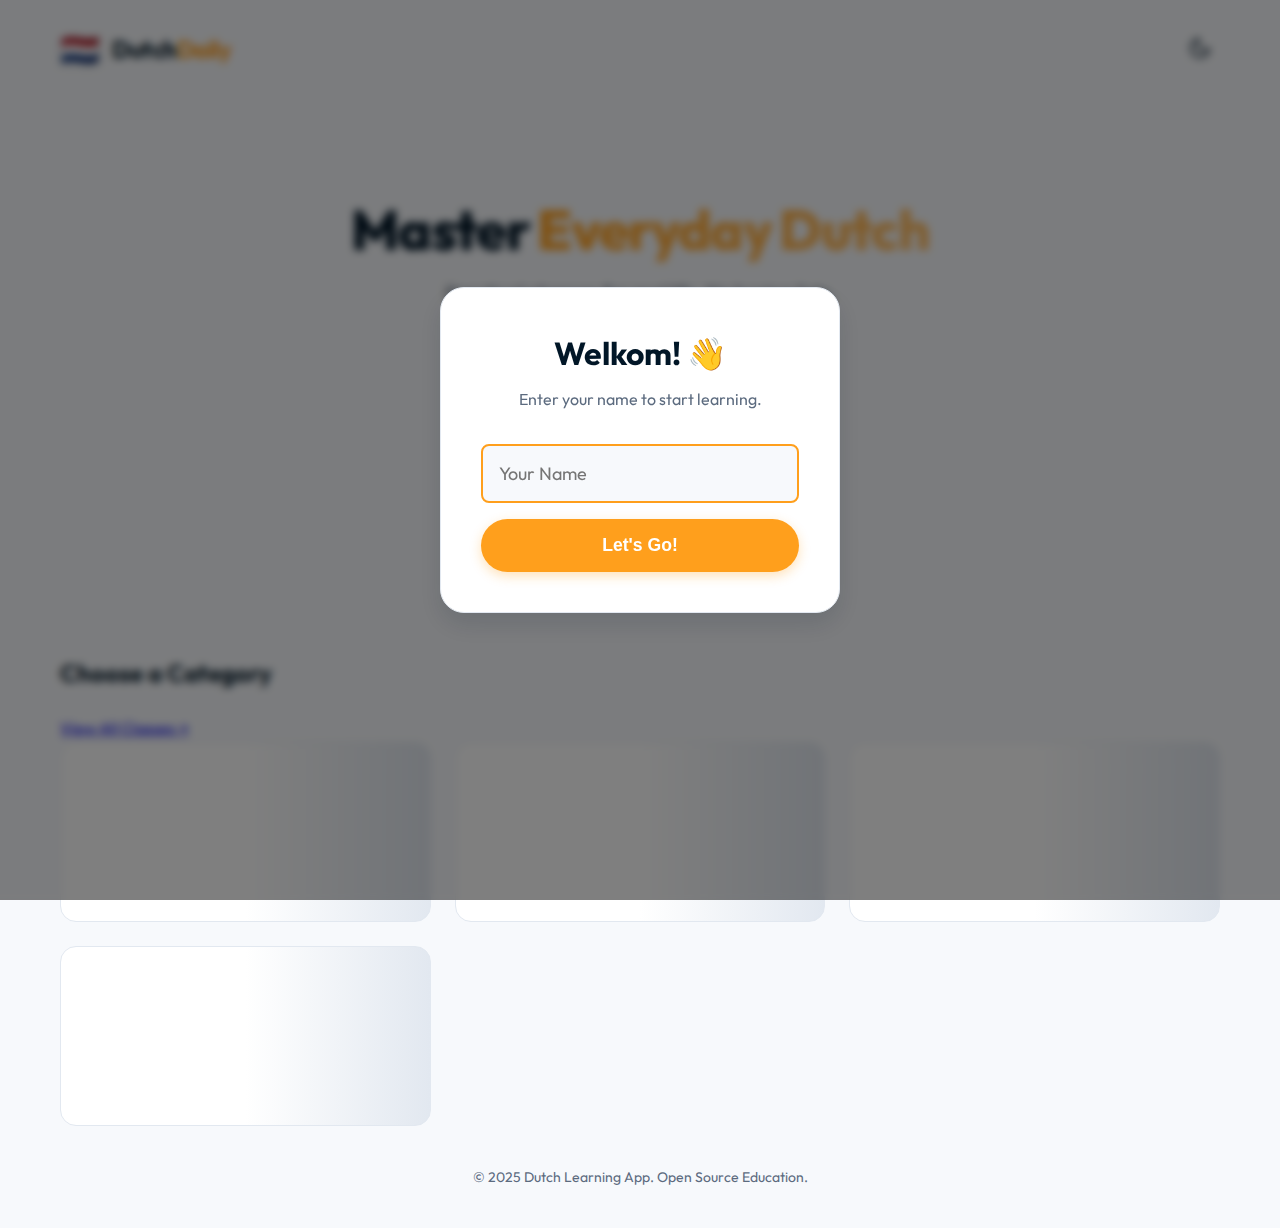
<file: index.html>
<!DOCTYPE html>
<html lang="en">

<head>
    <meta charset="UTF-8">
    <meta name="viewport" content="width=device-width, initial-scale=1.0">
    <meta name="description" content="Learn Dutch with practical, everyday phrases. Free, interactive, and effective.">
    <title>Dutch Learning App</title>

    <!-- Fonts -->
    <link rel="preconnect" href="https://fonts.googleapis.com">
    <link rel="preconnect" href="https://fonts.gstatic.com" crossorigin>
    <link href="https://fonts.googleapis.com/css2?family=Outfit:wght@300;400;500;600;700&display=swap" rel="stylesheet">

    <!-- Styles -->
    <link rel="stylesheet" href="css/style.css">
    <link rel="stylesheet" href="css/responsive.css">
</head>

<body>
    <div class="app-container">
        <header class="main-header">
            <div class="logo-container">
                <span class="flag-icon">🇳🇱</span>
                <h1>Dutch<span class="highlight">Daily</span></h1>
            </div>
            <nav class="main-nav">
                <span id="user-greeting" class="user-greeting hidden">Hello, <span
                        id="username-display">User</span>!</span>
                <button id="theme-toggle" class="icon-button" aria-label="Toggle Dark Mode">
                    <svg xmlns="http://www.w3.org/2000/svg" width="24" height="24" viewBox="0 0 24 24" fill="none"
                        stroke="currentColor" stroke-width="2" stroke-linecap="round" stroke-linejoin="round"
                        class="feather feather-moon">
                        <path d="M21 12.79A9 9 0 1 1 11.21 3 7 7 0 0 0 21 12.79z"></path>
                    </svg>
                </button>
            </nav>
        </header>

        <main id="main-content">
            <!-- Hero Section -->
            <section class="hero-section">
                <div class="hero-content">
                    <h2>Master <span class="text-gradient">Everyday Dutch</span></h2>
                    <p class="subtitle">Practical phrases for real life. No boring lists.</p>
                    <div class="stats-overview">
                        <div class="stat-card">
                            <span class="stat-value">0</span>
                            <span class="stat-label">Words Learned</span>
                        </div>
                        <div class="stat-card">
                            <span class="stat-value">0</span>
                            <span class="stat-label">Day Streak</span>
                        </div>
                    </div>
                    <div class="hero-buttons">
                        <button class="cta-button" id="start-learning-btn">Start Practice</button>
                        <a href="lessons.html" class="cta-button secondary">Go to Class</a>
                    </div>
                </div>
            </section>

            <!-- Categories Grid (Placeholder) -->
            <section class="categories-section" id="categories-container">
                <div class="section-header">
                    <h3>Choose a Category</h3>
                    <a href="lessons.html" class="text-link">View All Classes &rarr;</a>
                </div>
                <div class="categories-grid">
                    <!-- Categories will be injected here by JS -->
                    <div class="category-card skeleton"></div>
                    <div class="category-card skeleton"></div>
                    <div class="category-card skeleton"></div>
                    <div class="category-card skeleton"></div>
                </div>
            </section>
        </main>

        <footer class="main-footer">
            <p>&copy; 2025 Dutch Learning App. Open Source Education.</p>
        </footer>
    </div>

    <!-- Login Modal -->
    <div id="login-modal" class="modal hidden">
        <div class="modal-content">
            <div class="modal-header">
                <h2>Welkom! 👋</h2>
                <p>Enter your name to start learning.</p>
            </div>
            <form id="login-form">
                <input type="text" id="username-input" placeholder="Your Name" required autocomplete="off">
                <button type="submit" class="cta-button full-width">Let's Go!</button>
            </form>
        </div>
    </div>

    <!-- Scripts -->
    <script src="data/categories.js"></script>
    <script src="js/progress.js"></script>
    <script src="js/theme.js"></script>
    <script src="js/app.js" defer></script>
</body>

</html>
</file>
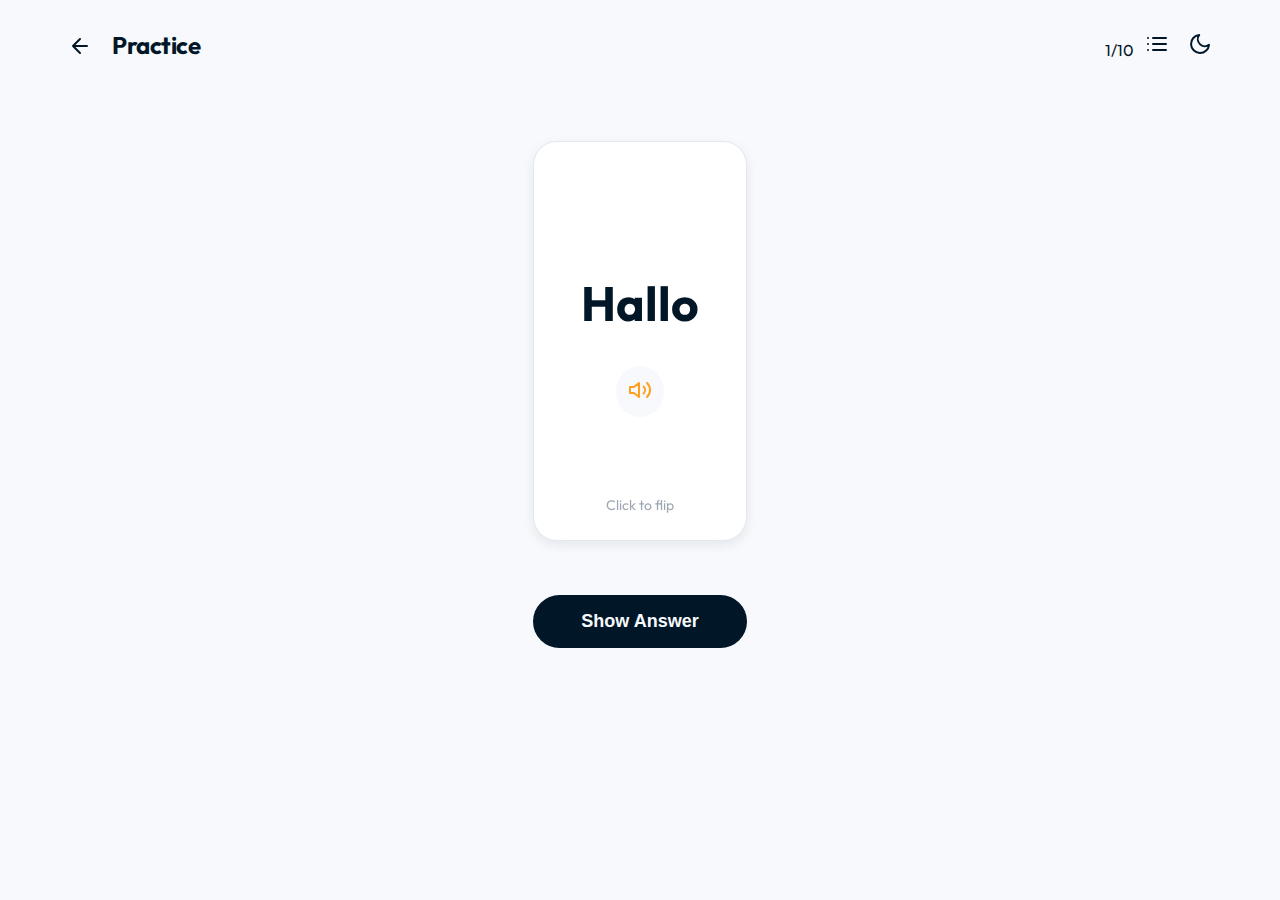
<file: flashcards.html>
<!DOCTYPE html>
<html lang="en">

<head>
    <meta charset="UTF-8">
    <meta name="viewport" content="width=device-width, initial-scale=1.0">
    <title>Practice - Dutch Learning App</title>

    <!-- Fonts -->
    <link rel="preconnect" href="https://fonts.googleapis.com">
    <link rel="preconnect" href="https://fonts.gstatic.com" crossorigin>
    <link href="https://fonts.googleapis.com/css2?family=Outfit:wght@300;400;500;600;700&display=swap" rel="stylesheet">

    <!-- Styles -->
    <link rel="stylesheet" href="css/style.css">
    <link rel="stylesheet" href="css/flashcards.css">
    <link rel="stylesheet" href="css/responsive.css">
</head>

<body>
    <div class="app-container">
        <header class="main-header">
            <div class="logo-container">
                <a href="index.html" class="back-link">
                    <svg xmlns="http://www.w3.org/2000/svg" width="24" height="24" viewBox="0 0 24 24" fill="none"
                        stroke="currentColor" stroke-width="2" stroke-linecap="round" stroke-linejoin="round">
                        <path d="M19 12H5M12 19l-7-7 7-7" />
                    </svg>
                </a>
                <h1 id="category-title">Practice</h1>
            </div>
            <div class="header-controls">
                <span id="progress-counter">0/0</span>
                <button id="view-toggle" class="icon-button" aria-label="Toggle View Mode" title="Switch to List View">
                    <svg xmlns="http://www.w3.org/2000/svg" width="24" height="24" viewBox="0 0 24 24" fill="none"
                        stroke="currentColor" stroke-width="2" stroke-linecap="round" stroke-linejoin="round">
                        <line x1="8" y1="6" x2="21" y2="6"></line>
                        <line x1="8" y1="12" x2="21" y2="12"></line>
                        <line x1="8" y1="18" x2="21" y2="18"></line>
                        <line x1="3" y1="6" x2="3.01" y2="6"></line>
                        <line x1="3" y1="12" x2="3.01" y2="12"></line>
                        <line x1="3" y1="18" x2="3.01" y2="18"></line>
                    </svg>
                </button>
                <button id="theme-toggle" class="icon-button" aria-label="Toggle Dark Mode">
                    <svg xmlns="http://www.w3.org/2000/svg" width="24" height="24" viewBox="0 0 24 24" fill="none"
                        stroke="currentColor" stroke-width="2" stroke-linecap="round" stroke-linejoin="round">
                        <path d="M21 12.79A9 9 0 1 1 11.21 3 7 7 0 0 0 21 12.79z"></path>
                    </svg>
                </button>
            </div>
        </header>

        <main class="flashcard-container">
            <!-- Flashcard View -->
            <div id="flashcard-view-container">
                <div class="flashcard-scene">
                    <div class="flashcard" id="current-card">
                        <div class="card-face card-front">
                            <div class="card-content">
                                <h2 class="dutch-word">...</h2>
                                <button class="audio-btn" aria-label="Play pronunciation">
                                    <svg xmlns="http://www.w3.org/2000/svg" width="24" height="24" viewBox="0 0 24 24"
                                        fill="none" stroke="currentColor" stroke-width="2" stroke-linecap="round"
                                        stroke-linejoin="round">
                                        <polygon points="11 5 6 9 2 9 2 15 6 15 11 19 11 5"></polygon>
                                        <path d="M19.07 4.93a10 10 0 0 1 0 14.14M15.54 8.46a5 5 0 0 1 0 7.07"></path>
                                    </svg>
                                </button>
                            </div>
                            <p class="hint-text">Click to flip</p>
                        </div>
                        <div class="card-face card-back">
                            <div class="card-content">
                                <h3 class="english-word">...</h3>
                                <div class="example-sentence">
                                    <p class="dutch-example">...</p>
                                    <p class="english-example">...</p>
                                </div>
                            </div>
                        </div>
                    </div>
                </div>

                <div class="controls-area">
                    <div class="rating-buttons hidden" id="rating-controls">
                        <button class="rate-btn hard" data-rating="hard">Hard</button>
                        <button class="rate-btn good" data-rating="good">Good</button>
                        <button class="rate-btn easy" data-rating="easy">Easy</button>
                    </div>
                    <button class="reveal-btn" id="reveal-btn">Show Answer</button>
                </div>
            </div>

            <!-- List View (Hidden by default) -->
            <div id="list-view-container" class="hidden">
                <div class="vocabulary-list">
                    <!-- List items injected by JS -->
                </div>
            </div>
        </main>
    </div>

    <script src="data/vocabulary.js"></script>
    <script src="js/progress.js"></script>
    <script src="js/theme.js"></script>
    <script src="js/audio.js"></script>
    <script src="js/flashcards.js"></script>
</body>

</html>
</file>
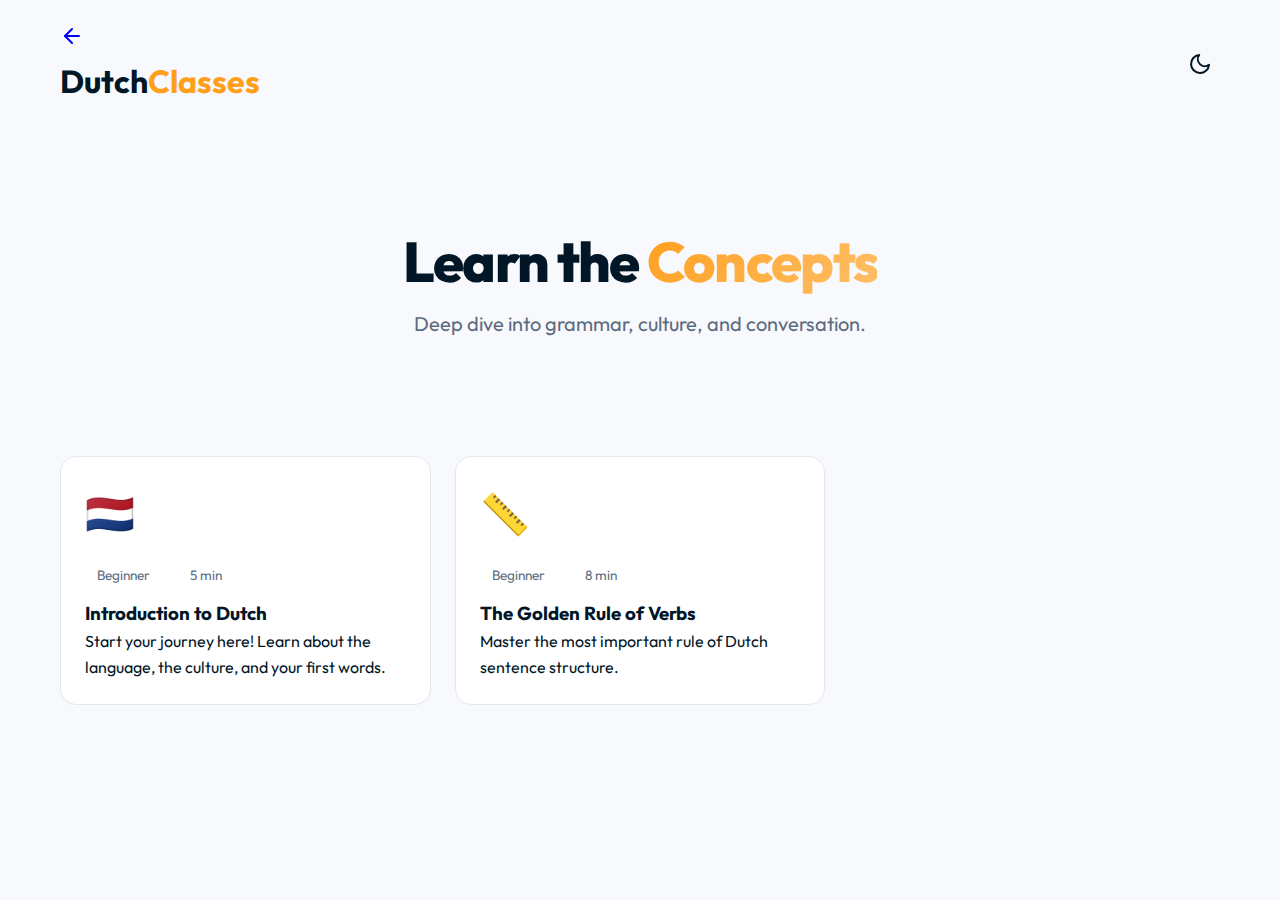
<file: lesson.html>
<!DOCTYPE html>
<html lang="en">

<head>
    <meta charset="UTF-8">
    <meta name="viewport" content="width=device-width, initial-scale=1.0">
    <title>Lesson - Dutch Learning App</title>

    <!-- Fonts -->
    <link rel="preconnect" href="https://fonts.googleapis.com">
    <link rel="preconnect" href="https://fonts.gstatic.com" crossorigin>
    <link href="https://fonts.googleapis.com/css2?family=Outfit:wght@300;400;500;600;700&display=swap" rel="stylesheet">

    <!-- Styles -->
    <link rel="stylesheet" href="css/style.css">
    <link rel="stylesheet" href="css/responsive.css">
    <style>
        /* Modern Typography & Spacing */
        .lesson-container {
            max-width: 800px;
            margin: 0 auto;
            padding: 2rem 1rem;
        }

        .lesson-header {
            text-align: center;
            margin-bottom: 3rem;
            padding-bottom: 2rem;
            border-bottom: 1px solid var(--border);
        }

        .lesson-content {
            font-size: 1.1rem;
            line-height: 1.8;
            color: var(--text);
        }

        /* Content Blocks */
        .block-heading {
            font-size: 1.8rem;
            font-weight: 700;
            margin: 3rem 0 1.5rem;
            color: var(--primary);
            border-bottom: 2px solid var(--surface-hover);
            padding-bottom: 0.5rem;
        }

        .block-text {
            margin-bottom: 2rem;
            color: var(--text-secondary);
        }

        .block-list {
            margin-bottom: 1.5rem;
            padding-left: 1.5rem;
        }

        .block-list li {
            margin-bottom: 0.5rem;
        }

        /* Chat Style Dialogues */
        .chat-container {
            display: flex;
            flex-direction: column;
            gap: 1rem;
            margin: 2rem 0;
            padding: 1.5rem;
            background: var(--surface);
            border-radius: 20px;
            border: 1px solid var(--border);
        }

        .chat-message {
            display: flex;
            gap: 1rem;
            align-items: flex-end;
            max-width: 85%;
        }

        .chat-message.right {
            align-self: flex-end;
            flex-direction: row-reverse;
        }

        .chat-avatar {
            width: 40px;
            height: 40px;
            border-radius: 50%;
            background: var(--primary);
            display: flex;
            align-items: center;
            justify-content: center;
            font-weight: bold;
            color: white;
            font-size: 0.9rem;
            flex-shrink: 0;
        }

        .chat-bubble {
            background: var(--surface-hover);
            padding: 1rem 1.25rem;
            border-radius: 18px;
            border-bottom-left-radius: 4px;
            position: relative;
            font-size: 1rem;
        }

        .chat-message.right .chat-bubble {
            background: var(--primary);
            color: white;
            border-bottom-left-radius: 18px;
            border-bottom-right-radius: 4px;
        }

        .chat-speaker-name {
            font-size: 0.75rem;
            color: var(--text-secondary);
            margin-bottom: 0.25rem;
            display: block;
        }

        /* Improved Vocabulary Lists */
        .vocab-grid {
            display: grid;
            grid-template-columns: repeat(auto-fill, minmax(250px, 1fr));
            gap: 1rem;
            margin: 2rem 0;
        }

        .vocab-item {
            background: var(--surface);
            padding: 1rem;
            border-radius: 12px;
            border: 1px solid var(--border);
            display: flex;
            justify-content: space-between;
            align-items: center;
            transition: transform 0.2s;
            margin-bottom: 1rem;
        }

        .vocab-item:hover {
            transform: translateY(-2px);
            border-color: var(--primary);
        }

        .vocab-dutch {
            font-weight: 600;
            color: var(--text-primary);
        }

        .vocab-english {
            color: var(--text-secondary);
            font-size: 0.9rem;
        }

        .block-info-box {
            background: rgba(59, 130, 246, 0.1);
            border: 1px solid rgba(59, 130, 246, 0.2);
            border-radius: 12px;
            padding: 1.5rem;
            margin: 2rem 0;
        }

        .dark-mode .block-info-box {
            background: rgba(59, 130, 246, 0.15);
        }

        .info-title {
            font-weight: 700;
            color: #3b82f6;
            margin-bottom: 0.5rem;
            display: flex;
            align-items: center;
            gap: 0.5rem;
        }

        .block-example-box {
            background: var(--surface-hover);
            padding: 1.5rem;
            border-radius: 12px;
            margin: 1.5rem 0;
            text-align: center;
            font-family: monospace;
            font-size: 1.1rem;
        }

        .finish-section {
            margin-top: 4rem;
            text-align: center;
            padding-top: 2rem;
            border-top: 1px solid var(--border);
        }
    </style>
</head>

<body>
    <div class="app-container">
        <header class="main-header">
            <div class="header-left">
                <a href="lessons.html" class="back-button">
                    <svg xmlns="http://www.w3.org/2000/svg" width="24" height="24" viewBox="0 0 24 24" fill="none"
                        stroke="currentColor" stroke-width="2" stroke-linecap="round" stroke-linejoin="round">
                        <line x1="19" y1="12" x2="5" y2="12"></line>
                        <polyline points="12 19 5 12 12 5"></polyline>
                    </svg>
                </a>
                <h1>Classroom</h1>
            </div>
            <button id="theme-toggle" class="icon-button">
                <svg xmlns="http://www.w3.org/2000/svg" width="24" height="24" viewBox="0 0 24 24" fill="none"
                    stroke="currentColor" stroke-width="2" stroke-linecap="round" stroke-linejoin="round">
                    <path d="M21 12.79A9 9 0 1 1 11.21 3 7 7 0 0 0 21 12.79z"></path>
                </svg>
            </button>
        </header>

        <main id="main-content">
            <article class="lesson-container">
                <div class="lesson-header">
                    <h2 id="lesson-title">Loading...</h2>
                    <p id="lesson-desc" class="subtitle"></p>
                </div>

                <div id="lesson-body" class="lesson-content">
                    <!-- Dynamic Content Blocks -->
                </div>

                <div class="finish-section">
                    <button id="finish-btn" class="cta-button">Complete Lesson</button>
                </div>
            </article>
        </main>
    </div>

    <script src="data/lessons.js"></script>
    <script src="js/audio.js"></script>
    <script src="js/theme.js"></script>
    <script src="js/lessons.js"></script>
</body>

</html>
</file>
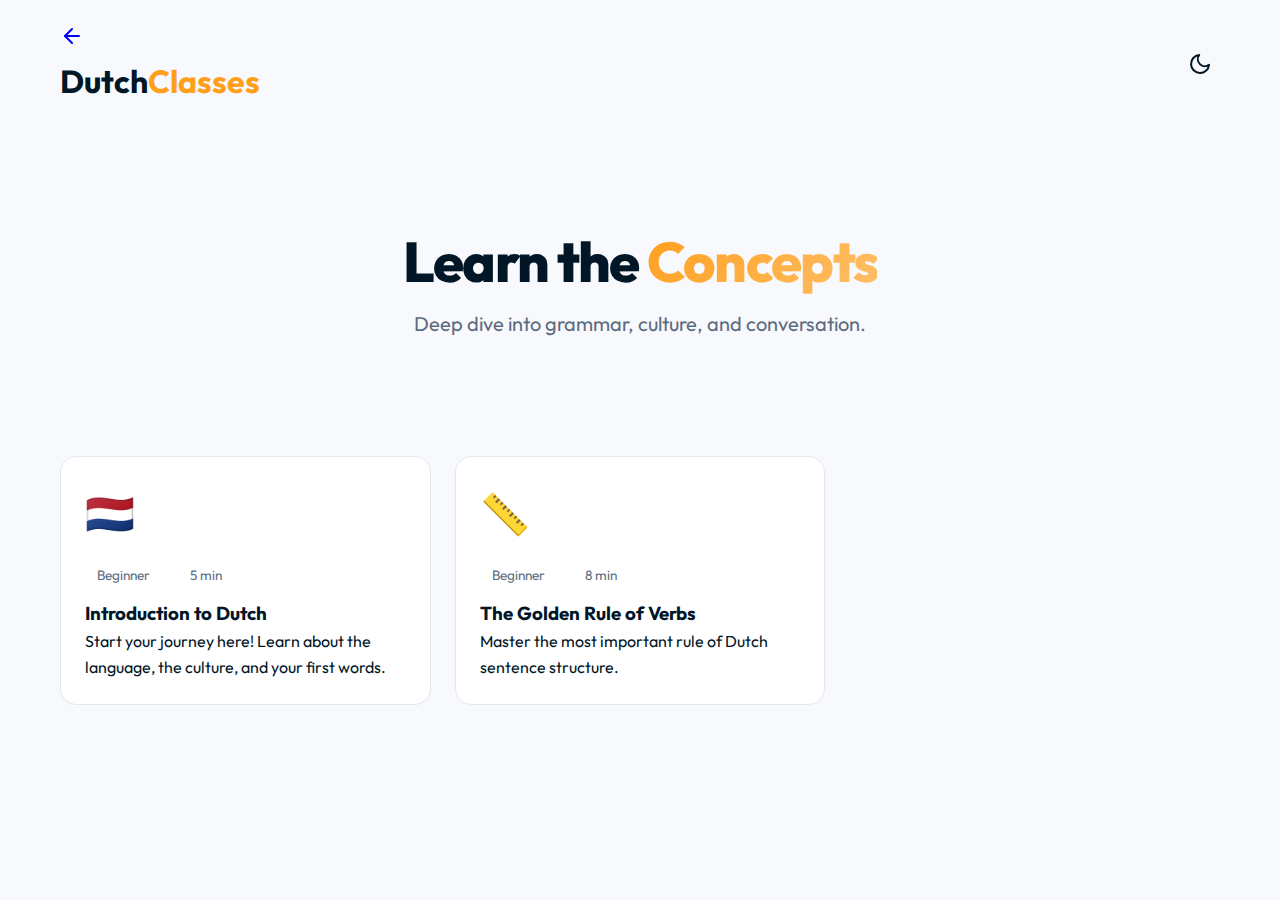
<file: lessons.html>
<!DOCTYPE html>
<html lang="en">

<head>
    <meta charset="UTF-8">
    <meta name="viewport" content="width=device-width, initial-scale=1.0">
    <title>Classes - Dutch Learning App</title>

    <!-- Fonts -->
    <link rel="preconnect" href="https://fonts.googleapis.com">
    <link rel="preconnect" href="https://fonts.gstatic.com" crossorigin>
    <link href="https://fonts.googleapis.com/css2?family=Outfit:wght@300;400;500;600;700&display=swap" rel="stylesheet">

    <!-- Styles -->
    <link rel="stylesheet" href="css/style.css">
    <link rel="stylesheet" href="css/responsive.css">
    <style>
        .lessons-grid {
            display: grid;
            grid-template-columns: repeat(auto-fill, minmax(300px, 1fr));
            gap: 1.5rem;
            padding: 1rem 0;
        }

        .lesson-card {
            background: var(--surface);
            border: 1px solid var(--border);
            border-radius: 16px;
            padding: 1.5rem;
            transition: all 0.3s ease;
            cursor: pointer;
            position: relative;
            overflow: hidden;
        }

        .lesson-card:hover {
            transform: translateY(-4px);
            box-shadow: var(--shadow-md);
            border-color: var(--primary);
        }

        .lesson-icon {
            font-size: 2.5rem;
            margin-bottom: 1rem;
            display: block;
        }

        .lesson-meta {
            display: flex;
            gap: 1rem;
            font-size: 0.85rem;
            color: var(--text-secondary);
            margin-bottom: 0.5rem;
        }

        .lesson-tag {
            background: var(--surface-hover);
            padding: 0.25rem 0.75rem;
            border-radius: 100px;
        }
    </style>
</head>

<body>
    <div class="app-container">
        <header class="main-header">
            <div class="header-left">
                <a href="index.html" class="back-button">
                    <svg xmlns="http://www.w3.org/2000/svg" width="24" height="24" viewBox="0 0 24 24" fill="none"
                        stroke="currentColor" stroke-width="2" stroke-linecap="round" stroke-linejoin="round">
                        <line x1="19" y1="12" x2="5" y2="12"></line>
                        <polyline points="12 19 5 12 12 5"></polyline>
                    </svg>
                </a>
                <h1>Dutch<span class="highlight">Classes</span></h1>
            </div>
            <button id="theme-toggle" class="icon-button">
                <svg xmlns="http://www.w3.org/2000/svg" width="24" height="24" viewBox="0 0 24 24" fill="none"
                    stroke="currentColor" stroke-width="2" stroke-linecap="round" stroke-linejoin="round">
                    <path d="M21 12.79A9 9 0 1 1 11.21 3 7 7 0 0 0 21 12.79z"></path>
                </svg>
            </button>
        </header>

        <main id="main-content">
            <section class="hero-section small-hero">
                <div class="hero-content">
                    <h2>Learn the <span class="text-gradient">Concepts</span></h2>
                    <p class="subtitle">Deep dive into grammar, culture, and conversation.</p>
                </div>
            </section>

            <div class="container">
                <div id="lessons-container" class="lessons-grid">
                    <!-- Lessons injected here -->
                </div>
            </div>
        </main>
    </div>

    <script src="data/lessons.js"></script>
    <script src="js/theme.js"></script>
    <script src="js/lessons.js"></script>
</body>

</html>
</file>
<file: css/style.css>
:root {
    /* Color Palette - Light Mode (Default) */
    --primary: #FF9F1C;
    /* Dutch Orange, but vibrant */
    --primary-hover: #E88E0C;
    --secondary: #2EC4B6;
    /* Teal for balance */
    --accent: #E71D36;
    /* Red for errors/attention */
    --background: #F7F9FC;
    --surface: #FFFFFF;
    --text-main: #011627;
    --text-secondary: #5C6B7F;
    --border: #E2E8F0;

    /* Gradients */
    --gradient-primary: linear-gradient(135deg, #FF9F1C 0%, #FFBF69 100%);
    --gradient-text: linear-gradient(135deg, #011627 0%, #2EC4B6 100%);

    /* Shadows */
    --shadow-sm: 0 2px 4px rgba(1, 22, 39, 0.05);
    --shadow-md: 0 4px 12px rgba(1, 22, 39, 0.08);
    --shadow-lg: 0 12px 24px rgba(1, 22, 39, 0.12);

    /* Spacing & Radius */
    --radius-sm: 8px;
    --radius-md: 16px;
    --radius-lg: 24px;
    --container-width: 1200px;

    /* Transitions */
    --transition-fast: 0.2s ease;
    --transition-normal: 0.3s cubic-bezier(0.4, 0, 0.2, 1);
}

[data-theme="dark"] {
    --background: #011627;
    --surface: #0B253A;
    --text-main: #FDFFFC;
    --text-secondary: #AAB4C0;
    --border: #1E3A52;
    --shadow-sm: 0 2px 4px rgba(0, 0, 0, 0.2);
    --shadow-md: 0 4px 12px rgba(0, 0, 0, 0.3);
    --gradient-text: linear-gradient(135deg, #FDFFFC 0%, #2EC4B6 100%);
}

* {
    margin: 0;
    padding: 0;
    box-sizing: border-box;
}

body {
    font-family: 'Outfit', sans-serif;
    background-color: var(--background);
    color: var(--text-main);
    line-height: 1.6;
    transition: background-color var(--transition-normal), color var(--transition-normal);
    -webkit-font-smoothing: antialiased;
}

/* Layout */
.app-container {
    max-width: var(--container-width);
    margin: 0 auto;
    padding: 0 20px;
    min-height: 100vh;
    display: flex;
    flex-direction: column;
}

/* Header */
.main-header {
    display: flex;
    justify-content: space-between;
    align-items: center;
    padding: 24px 0;
    margin-bottom: 40px;
}

.logo-container {
    display: flex;
    align-items: center;
    gap: 12px;
}

.flag-icon {
    font-size: 2rem;
    filter: drop-shadow(0 2px 4px rgba(0, 0, 0, 0.1));
}

.logo-container h1 {
    font-size: 1.5rem;
    font-weight: 700;
    letter-spacing: -0.02em;
}

.highlight {
    color: var(--primary);
}

.icon-button {
    background: none;
    border: none;
    cursor: pointer;
    color: var(--text-main);
    padding: 8px;
    border-radius: 50%;
    transition: background-color var(--transition-fast);
}

.icon-button:hover {
    background-color: rgba(128, 128, 128, 0.1);
}

/* Hero Section */
.hero-section {
    text-align: center;
    padding: 60px 0;
    animation: fadeIn 0.8s ease-out;
}

.hero-content h2 {
    font-size: 3.5rem;
    font-weight: 800;
    line-height: 1.1;
    margin-bottom: 16px;
    letter-spacing: -0.03em;
}

.text-gradient {
    background: var(--gradient-primary);
    -webkit-background-clip: text;
    -webkit-text-fill-color: transparent;
    background-clip: text;
}

.subtitle {
    font-size: 1.25rem;
    color: var(--text-secondary);
    margin-bottom: 40px;
}

/* Stats Overview */
.stats-overview {
    display: flex;
    justify-content: center;
    gap: 32px;
    margin-bottom: 48px;
}

.stat-card {
    background: var(--surface);
    padding: 16px 32px;
    border-radius: var(--radius-md);
    box-shadow: var(--shadow-sm);
    border: 1px solid var(--border);
    display: flex;
    flex-direction: column;
    align-items: center;
    transition: transform var(--transition-fast), box-shadow var(--transition-fast);
}

.stat-card:hover {
    transform: translateY(-2px);
    box-shadow: var(--shadow-md);
}

.stat-value {
    font-size: 1.5rem;
    font-weight: 700;
    color: var(--primary);
}

.stat-label {
    font-size: 0.875rem;
    color: var(--text-secondary);
    font-weight: 500;
}

/* Buttons */
.hero-buttons {
    display: flex;
    gap: 1rem;
    justify-content: center;
    margin-top: 2rem;
}

.cta-button {
    background: var(--primary);
    color: white;
    border: none;
    padding: 1rem 2rem;
    border-radius: 100px;
    font-size: 1.1rem;
    font-weight: 600;
    cursor: pointer;
    transition: transform 0.2s, box-shadow 0.2s;
    text-decoration: none;
    display: inline-block;
    box-shadow: 0 4px 12px rgba(255, 159, 28, 0.3);
}

.cta-button.secondary {
    background: var(--surface);
    color: var(--text-main); /* Changed from var(--text) to var(--text-main) for consistency */
    border: 1px solid var(--border);
}

.cta-button:hover {
    transform: translateY(-2px);
    box-shadow: 0 8px 20px rgba(255, 159, 28, 0.4);
}

/* Categories Grid */
.categories-section {
    margin-top: 40px;
}

.section-header h3 {
    font-size: 1.5rem;
    margin-bottom: 24px;
}

.categories-grid {
    display: grid;
    grid-template-columns: repeat(auto-fill, minmax(280px, 1fr));
    gap: 24px;
}

.category-card {
    background: var(--surface);
    border-radius: var(--radius-md);
    height: 180px;
    border: 1px solid var(--border);
    padding: 24px;
    display: flex;
    flex-direction: column;
    justify-content: space-between;
    transition: all var(--transition-normal);
    position: relative;
    overflow: hidden;
}

.category-card.interactive {
    cursor: pointer;
}

.category-card.interactive:hover {
    transform: translateY(-4px);
    box-shadow: var(--shadow-md);
    border-color: var(--primary);
}

.card-icon {
    font-size: 2.5rem;
    margin-bottom: 16px;
}

.card-content h4 {
    font-size: 1.25rem;
    font-weight: 600;
    margin-bottom: 4px;
}

.card-content p {
    font-size: 0.875rem;
    color: var(--text-secondary);
}

/* Simple Progress Indicator */
.progress-ring {
    position: absolute;
    top: 24px;
    right: 24px;
    width: 12px;
    height: 12px;
    border-radius: 50%;
    background: var(--border);
}

.skeleton {
    background: linear-gradient(90deg, var(--surface) 25%, var(--border) 50%, var(--surface) 75%);
    background-size: 200% 100%;
    animation: loading 1.5s infinite;
}

@keyframes loading {
    0% {
        background-position: 200% 0;
    }

    100% {
        background-position: -200% 0;
    }
}

@keyframes fadeIn {
    from {
        opacity: 0;
        transform: translateY(20px);
    }

    to {
        opacity: 1;
        transform: translateY(0);
    }
}

/* Footer */
.main-footer {
    margin-top: auto;
    padding: 40px 0;
    text-align: center;
    color: var(--text-secondary);
    font-size: 0.875rem;
}

/* User Greeting */
.user-greeting {
    margin-right: 16px;
    font-weight: 500;
    color: var(--text-main);
}

.hidden {
    display: none !important;
}

/* Modal Styles */
.modal {
    position: fixed;
    top: 0;
    left: 0;
    width: 100%;
    height: 100%;
    background: rgba(0, 0, 0, 0.5);
    backdrop-filter: blur(4px);
    display: flex;
    justify-content: center;
    align-items: center;
    z-index: 1000;
    animation: fadeIn 0.3s ease-out;
}

.modal-content {
    background: var(--surface);
    padding: 40px;
    border-radius: var(--radius-lg);
    width: 90%;
    max-width: 400px;
    box-shadow: var(--shadow-lg);
    text-align: center;
    border: 1px solid var(--border);
}

.modal-header h2 {
    font-size: 2rem;
    margin-bottom: 8px;
    color: var(--text-main);
}

.modal-header p {
    color: var(--text-secondary);
    margin-bottom: 32px;
}

#login-form {
    display: flex;
    flex-direction: column;
    gap: 16px;
}

#username-input {
    padding: 16px;
    border-radius: var(--radius-sm);
    border: 2px solid var(--border);
    font-size: 1.125rem;
    font-family: inherit;
    background: var(--background);
    color: var(--text-main);
    transition: border-color var(--transition-fast);
}

#username-input:focus {
    outline: none;
    border-color: var(--primary);
}

.full-width {
    width: 100%;
}
</file>
<file: css/responsive.css>
/* Responsive Adjustments */

@media (max-width: 768px) {
    :root {
        --container-width: 100%;
    }

    .main-header {
        padding: 16px 0;
        margin-bottom: 24px;
    }

    .hero-content h2 {
        font-size: 2.5rem;
    }

    .stats-overview {
        flex-direction: column;
        gap: 16px;
    }

    .stat-card {
        width: 100%;
        flex-direction: row;
        justify-content: space-between;
        padding: 16px 24px;
    }

    .categories-grid {
        grid-template-columns: 1fr;
    }
}
</file>
<file: css/flashcards.css>
/* Flashcard Specific Styles */

.flashcard-container {
    display: flex;
    flex-direction: column;
    align-items: center;
    justify-content: center;
    min-height: 60vh;
    perspective: 1000px;
}

.flashcard-scene {
    width: 100%;
    max-width: 600px;
    height: 400px;
    margin-bottom: 40px;
}

.flashcard {
    width: 100%;
    height: 100%;
    position: relative;
    transition: transform 0.6s cubic-bezier(0.4, 0.0, 0.2, 1);
    transform-style: preserve-3d;
    cursor: pointer;
}

.flashcard.is-flipped {
    transform: rotateY(180deg);
}

.card-face {
    position: absolute;
    width: 100%;
    height: 100%;
    backface-visibility: hidden;
    border-radius: var(--radius-lg);
    background: var(--surface);
    border: 1px solid var(--border);
    box-shadow: var(--shadow-md);
    display: flex;
    flex-direction: column;
    align-items: center;
    justify-content: center;
    padding: 40px;
    text-align: center;
}

.card-back {
    transform: rotateY(180deg);
    background: linear-gradient(145deg, var(--surface) 0%, rgba(255, 159, 28, 0.05) 100%);
}

/* Front Face Content */
.dutch-word {
    font-size: 3rem;
    font-weight: 700;
    color: var(--text-main);
    margin-bottom: 24px;
}

.audio-btn {
    background: var(--background);
    border: none;
    padding: 12px;
    border-radius: 50%;
    cursor: pointer;
    color: var(--primary);
    transition: all var(--transition-fast);
}

.audio-btn:hover {
    background: var(--primary);
    color: white;
    transform: scale(1.1);
}

.hint-text {
    position: absolute;
    bottom: 24px;
    font-size: 0.875rem;
    color: var(--text-secondary);
    opacity: 0.6;
}

/* Back Face Content */
.english-word {
    font-size: 2rem;
    color: var(--primary);
    margin-bottom: 32px;
}

.example-sentence {
    background: var(--background);
    padding: 20px;
    border-radius: var(--radius-md);
    width: 100%;
}

.dutch-example {
    font-size: 1.125rem;
    font-weight: 500;
    margin-bottom: 8px;
}

.english-example {
    font-size: 1rem;
    color: var(--text-secondary);
    font-style: italic;
}

/* Controls */
.controls-area {
    width: 100%;
    max-width: 600px;
    height: 80px;
    display: flex;
    justify-content: center;
    align-items: center;
}

.reveal-btn {
    background: var(--text-main);
    color: var(--background);
    border: none;
    padding: 16px 48px;
    border-radius: 100px;
    font-size: 1.125rem;
    font-weight: 600;
    cursor: pointer;
    transition: all var(--transition-fast);
}

.reveal-btn:hover {
    transform: translateY(-2px);
    box-shadow: var(--shadow-md);
}

.rating-buttons {
    display: flex;
    gap: 16px;
    width: 100%;
}

.rate-btn {
    flex: 1;
    padding: 16px;
    border: none;
    border-radius: var(--radius-md);
    font-weight: 600;
    font-size: 1rem;
    cursor: pointer;
    transition: all var(--transition-fast);
    color: white;
}

.rate-btn:hover {
    transform: translateY(-2px);
    filter: brightness(1.1);
}

.rate-btn.hard {
    background-color: var(--accent);
}

.rate-btn.good {
    background-color: var(--primary);
}

.rate-btn.easy {
    background-color: var(--secondary);
}

.hidden {
    display: none !important;
}

/* Header Adjustments */
.back-link {
    color: var(--text-main);
    display: flex;
    align-items: center;
    padding: 8px;
    border-radius: 50%;
    transition: background var(--transition-fast);
}

.back-link:hover {
    background: rgba(0, 0, 0, 0.05);
}

/* List View Styles */
.vocabulary-list {
    width: 100%;
    max-width: 800px;
    margin: 0 auto;
    display: flex;
    flex-direction: column;
    gap: 16px;
    padding-bottom: 40px;
}

.vocab-item {
    background: var(--surface);
    border: 1px solid var(--border);
    border-radius: var(--radius-md);
    padding: 20px;
    display: flex;
    flex-direction: column;
    transition: all var(--transition-fast);
}

.vocab-item:hover {
    box-shadow: var(--shadow-sm);
    border-color: var(--primary);
}

.vocab-header {
    display: flex;
    justify-content: space-between;
    align-items: center;
    margin-bottom: 12px;
}

.vocab-word-group {
    display: flex;
    align-items: center;
    gap: 12px;
}

.vocab-dutch {
    font-size: 1.25rem;
    font-weight: 700;
    color: var(--text-main);
}

.vocab-audio-btn {
    background: none;
    border: none;
    color: var(--primary);
    cursor: pointer;
    padding: 4px;
    border-radius: 50%;
    display: flex;
    align-items: center;
    justify-content: center;
    transition: background var(--transition-fast);
}

.vocab-audio-btn:hover {
    background: rgba(255, 159, 28, 0.1);
}

.vocab-english {
    font-size: 1.125rem;
    color: var(--text-secondary);
    font-weight: 500;
}

.vocab-details {
    background: var(--background);
    padding: 12px 16px;
    border-radius: var(--radius-sm);
    margin-top: 8px;
}

.vocab-example-nl {
    font-weight: 500;
    margin-bottom: 4px;
    color: var(--text-main);
}

.vocab-example-en {
    font-style: italic;
    color: var(--text-secondary);
    font-size: 0.9rem;
}

/* View Toggle Button */
#view-toggle svg {
    transition: transform var(--transition-fast);
}

#view-toggle:hover svg {
    transform: scale(1.1);
}

.small-audio-btn {
    display: inline-flex;
    vertical-align: middle;
    margin-left: 8px;
    padding: 2px;
    opacity: 0.7;
}

.small-audio-btn:hover {
    opacity: 1;
    background: rgba(255, 159, 28, 0.2);
}

.vocab-example-nl {
    display: flex;
    align-items: center;
}
</file>
